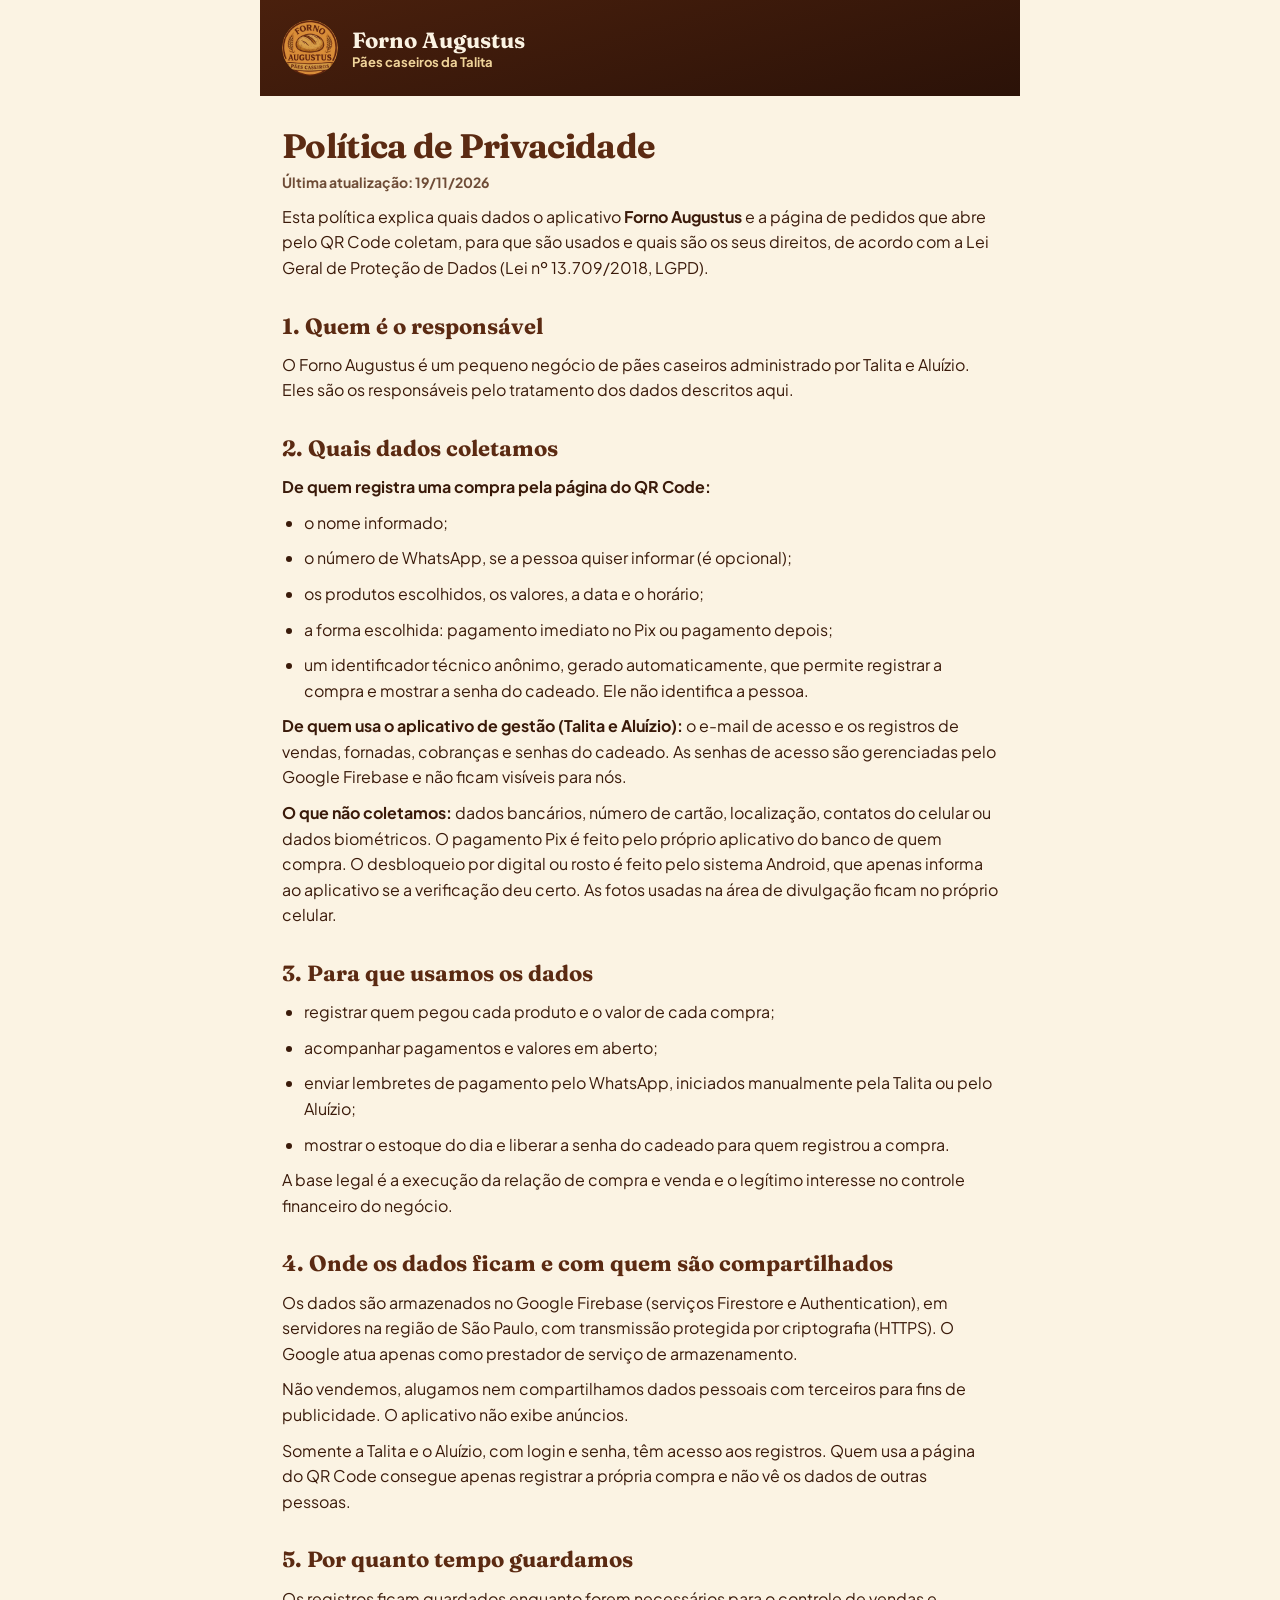
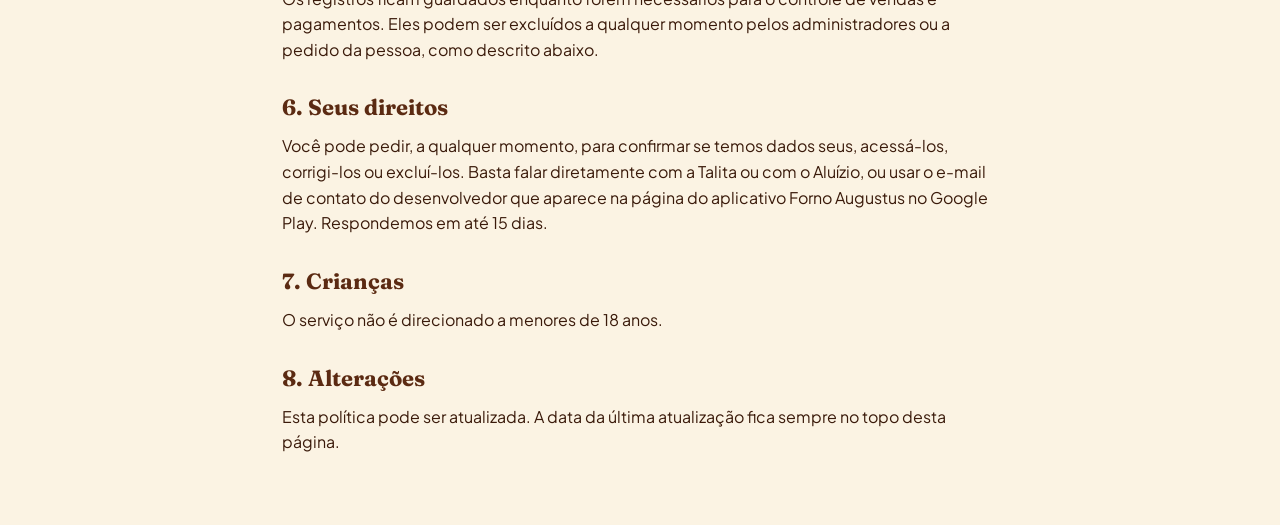
<file: privacidade.html>
<!doctype html>
<html lang="pt-BR">
<head>
<meta charset="utf-8">
<meta name="viewport" content="width=device-width, initial-scale=1">
<meta name="theme-color" content="#2B1208">
<title>Política de Privacidade · Forno Augustus</title>
<link rel="icon" href="img/icon-192.png">
<link rel="stylesheet" href="app.css">
<style>
body{max-width:760px;margin:0 auto;background:#FBF3E3}
.doc{padding:24px 22px 60px;line-height:1.6;color:#3A1A0A;font-size:16px}
.doc h1{font-family:Display,Georgia,serif;font-size:34px;color:#5B2A12;letter-spacing:-.02em;line-height:1.1;margin:8px 0 6px}
.doc h2{font-family:Display,Georgia,serif;font-size:22px;color:#5B2A12;margin:28px 0 8px}
.doc p,.doc li{margin:0 0 10px}
.doc ul{padding-left:22px;margin:0 0 10px}
.doc .upd{color:#6E4C37;font-weight:700;font-size:14px}
.top{display:flex;align-items:center;gap:14px;padding:20px 22px;background:linear-gradient(165deg,#4A200D,#2B1208);color:#FBF3E3}
.top img{width:56px;height:56px;border-radius:50%}
.top b{font-family:Display,Georgia,serif;font-size:22px}
</style>
</head>
<body>
<header class="top"><img src="img/logo.webp" alt="Forno Augustus"><div><b>Forno Augustus</b><div style="font-size:13px;color:#F0D49A;font-weight:700">Pães caseiros da Talita</div></div></header>
<main class="doc">
<h1>Política de Privacidade</h1>
<p class="upd">Última atualização: 19/11/2026</p>

<p>Esta política explica quais dados o aplicativo <b>Forno Augustus</b> e a página de pedidos que abre pelo QR Code coletam, para que são usados e quais são os seus direitos, de acordo com a Lei Geral de Proteção de Dados (Lei nº 13.709/2018, LGPD).</p>

<h2>1. Quem é o responsável</h2>
<p>O Forno Augustus é um pequeno negócio de pães caseiros administrado por Talita e Aluízio. Eles são os responsáveis pelo tratamento dos dados descritos aqui.</p>

<h2>2. Quais dados coletamos</h2>
<p><b>De quem registra uma compra pela página do QR Code:</b></p>
<ul>
<li>o nome informado;</li>
<li>o número de WhatsApp, se a pessoa quiser informar (é opcional);</li>
<li>os produtos escolhidos, os valores, a data e o horário;</li>
<li>a forma escolhida: pagamento imediato no Pix ou pagamento depois;</li>
<li>um identificador técnico anônimo, gerado automaticamente, que permite registrar a compra e mostrar a senha do cadeado. Ele não identifica a pessoa.</li>
</ul>
<p><b>De quem usa o aplicativo de gestão (Talita e Aluízio):</b> o e-mail de acesso e os registros de vendas, fornadas, cobranças e senhas do cadeado. As senhas de acesso são gerenciadas pelo Google Firebase e não ficam visíveis para nós.</p>
<p><b>O que não coletamos:</b> dados bancários, número de cartão, localização, contatos do celular ou dados biométricos. O pagamento Pix é feito pelo próprio aplicativo do banco de quem compra. O desbloqueio por digital ou rosto é feito pelo sistema Android, que apenas informa ao aplicativo se a verificação deu certo. As fotos usadas na área de divulgação ficam no próprio celular.</p>

<h2>3. Para que usamos os dados</h2>
<ul>
<li>registrar quem pegou cada produto e o valor de cada compra;</li>
<li>acompanhar pagamentos e valores em aberto;</li>
<li>enviar lembretes de pagamento pelo WhatsApp, iniciados manualmente pela Talita ou pelo Aluízio;</li>
<li>mostrar o estoque do dia e liberar a senha do cadeado para quem registrou a compra.</li>
</ul>
<p>A base legal é a execução da relação de compra e venda e o legítimo interesse no controle financeiro do negócio.</p>

<h2>4. Onde os dados ficam e com quem são compartilhados</h2>
<p>Os dados são armazenados no Google Firebase (serviços Firestore e Authentication), em servidores na região de São Paulo, com transmissão protegida por criptografia (HTTPS). O Google atua apenas como prestador de serviço de armazenamento.</p>
<p>Não vendemos, alugamos nem compartilhamos dados pessoais com terceiros para fins de publicidade. O aplicativo não exibe anúncios.</p>
<p>Somente a Talita e o Aluízio, com login e senha, têm acesso aos registros. Quem usa a página do QR Code consegue apenas registrar a própria compra e não vê os dados de outras pessoas.</p>

<h2>5. Por quanto tempo guardamos</h2>
<p>Os registros ficam guardados enquanto forem necessários para o controle de vendas e pagamentos. Eles podem ser excluídos a qualquer momento pelos administradores ou a pedido da pessoa, como descrito abaixo.</p>

<h2>6. Seus direitos</h2>
<p>Você pode pedir, a qualquer momento, para confirmar se temos dados seus, acessá-los, corrigi-los ou excluí-los. Basta falar diretamente com a Talita ou com o Aluízio, ou usar o e-mail de contato do desenvolvedor que aparece na página do aplicativo Forno Augustus no Google Play. Respondemos em até 15 dias.</p>

<h2>7. Crianças</h2>
<p>O serviço não é direcionado a menores de 18 anos.</p>

<h2>8. Alterações</h2>
<p>Esta política pode ser atualizada. A data da última atualização fica sempre no topo desta página.</p>
</main>
</body>
</html>
</file>
<file: app.css>
@font-face{font-family:Display;font-weight:600;font-display:block;src:url(fonts/fraunces-latin-600-normal.woff2) format("woff2")}
@font-face{font-family:Display;font-weight:700;font-display:block;src:url(fonts/fraunces-latin-700-normal.woff2) format("woff2")}
@font-face{font-family:UI;font-weight:400;font-display:block;src:url(fonts/plus-jakarta-sans-latin-400-normal.woff2) format("woff2")}
@font-face{font-family:UI;font-weight:500;font-display:block;src:url(fonts/plus-jakarta-sans-latin-500-normal.woff2) format("woff2")}
@font-face{font-family:UI;font-weight:600;font-display:block;src:url(fonts/plus-jakarta-sans-latin-600-normal.woff2) format("woff2")}
@font-face{font-family:UI;font-weight:700;font-display:block;src:url(fonts/plus-jakarta-sans-latin-700-normal.woff2) format("woff2")}
@font-face{font-family:UI;font-weight:800;font-display:block;src:url(fonts/plus-jakarta-sans-latin-800-normal.woff2) format("woff2")}

:root{
  --oven:#2B1208; --crust:#4A200D; --brown:#5B2A12; --ink:#3A1A0A; --muted:#6E4C37;
  --ember:#E08A3A; --honey:#F2B655; --wheat:#F0D49A; --flour:#FBF3E3; --paper:#FFFBF4;
  --line:#EBDCC2; --paid:#1F7A4A; --paidbg:#E2F2E8; --owe:#A33A1F; --owebg:#FBE4D6;
  --r:20px; --shadow:0 1px 0 rgba(91,42,18,.08),0 8px 24px -12px rgba(91,42,18,.35);
}
*{box-sizing:border-box;-webkit-tap-highlight-color:transparent}
html,body{margin:0;background:var(--flour);color:var(--ink);font-family:UI,system-ui,sans-serif;font-size:16px;-webkit-font-smoothing:antialiased}
body{overscroll-behavior:none}
button,input,select,textarea{font:inherit;color:inherit}
button{cursor:pointer}
.slab{font-family:Display,Georgia,serif}
svg.i{width:22px;height:22px;stroke:currentColor;fill:none;stroke-width:2.2;stroke-linecap:round;stroke-linejoin:round;flex:none}

/* ---------- Hero ---------- */
.hero{position:relative;color:var(--flour);padding:22px 20px 64px;overflow:hidden;
  background:
    radial-gradient(120% 90% at 100% 0%,rgba(242,182,85,.38) 0,rgba(224,138,58,.12) 35%,transparent 60%),
    linear-gradient(165deg,var(--crust) 0%,var(--oven) 75%)}
.hero::before{content:"";position:absolute;inset:0;opacity:.09;pointer-events:none;
  background-image:url("data:image/svg+xml,%3Csvg xmlns='http://www.w3.org/2000/svg' width='64' height='64' viewBox='0 0 64 64'%3E%3Cg fill='none' stroke='%23F0D49A' stroke-width='1.6' stroke-linecap='round'%3E%3Cpath d='M16 50V22'/%3E%3Cpath d='M16 26c-5-1-7-5-7-9 5 1 7 5 7 9zM16 26c5-1 7-5 7-9-5 1-7 5-7 9zM16 34c-5-1-7-5-7-9 5 1 7 5 7 9zM16 34c5-1 7-5 7-9-5 1-7 5-7 9zM16 42c-5-1-7-5-7-9 5 1 7 5 7 9zM16 42c5-1 7-5 7-9-5 1-7 5-7 9z'/%3E%3C/g%3E%3C/svg%3E");
  background-size:64px 64px;transform:rotate(-12deg) scale(1.4)}
.hero > *{position:relative}
.hero-top{display:flex;align-items:center;gap:14px}
.hero-logo{width:64px;height:64px;border-radius:50%;box-shadow:0 0 0 3px rgba(240,212,154,.55),0 10px 30px rgba(242,182,85,.35)}
.hero-hi{font-size:13px;font-weight:700;color:var(--wheat);letter-spacing:.02em}
.hero-name{font-family:Display;font-weight:700;font-size:30px;line-height:1.05}
.hero-gear{margin-left:auto;width:46px;height:46px;border-radius:50%;border:0;background:rgba(251,243,227,.12);color:var(--flour);display:grid;place-items:center}
.hero-title{font-family:Display;font-weight:700;font-size:30px;line-height:1.05;margin-top:22px}
.hero-sub{font-size:14px;color:var(--wheat);margin-top:4px}
.hero-big{display:flex;align-items:flex-end;gap:10px;margin-top:20px}
.hero-big .lbl{font-size:12px;font-weight:800;letter-spacing:.08em;text-transform:uppercase;color:var(--honey)}
.hero-big .val{font-family:Display;font-weight:700;font-size:52px;line-height:.95;color:#FFF6E4}
.hero-row{display:grid;grid-template-columns:repeat(2,minmax(0,1fr));gap:12px;margin-top:16px}
.hero-row .lbl{font-size:12px;color:var(--wheat)}
.hero-row .val{font-family:Display;font-weight:700;font-size:24px}

/* ---------- Layout ---------- */
.page{padding:0 16px 120px;margin-top:-40px;display:flex;flex-direction:column;gap:14px;position:relative}
.card{background:var(--paper);border-radius:var(--r);box-shadow:var(--shadow);padding:16px}
.card h3{margin:0 0 10px;font-size:16px;font-weight:800}
.sec-title{font-weight:800;font-size:17px;margin:8px 4px -2px;display:flex;justify-content:space-between;align-items:baseline}
.sec-title small{font-weight:700;font-size:13px;color:var(--muted)}
.muted{color:var(--muted)}
.row{display:flex;align-items:center;gap:12px}
.grow{flex:1;min-width:0}
.grid2{display:grid;grid-template-columns:repeat(2,minmax(0,1fr));gap:10px}
.grid3{display:grid;grid-template-columns:repeat(3,minmax(0,1fr));gap:8px}

/* progress */
.meter{display:flex;height:14px;border-radius:7px;overflow:hidden;background:#EADBC3}
.meter span{display:block;height:100%}
.legend{display:flex;flex-wrap:wrap;gap:6px 14px;margin-top:10px;font-size:13px;font-weight:700}
.legend i{display:inline-block;width:10px;height:10px;border-radius:3px;margin-right:6px;vertical-align:-1px}

/* buttons */
.btn{white-space:nowrap;height:54px;border-radius:16px;border:0;padding:0 18px;font-weight:800;font-size:16px;display:inline-flex;align-items:center;justify-content:center;gap:8px;transition:transform .08s}
.btn:active{transform:scale(.97)}
.btn-dark{background:var(--brown);color:var(--flour)}
.btn-ember{background:var(--ember);color:var(--oven)}
.btn-line{background:#fff;color:var(--brown);border:2px solid var(--line)}
.btn-green{background:var(--paid);color:#fff}
.btn-ghost{background:transparent;color:var(--brown);text-decoration:underline;height:46px}
.btn-sm{height:44px;font-size:14px;border-radius:12px;padding:0 14px}
.btn-block{width:100%}

/* list rows */
.li{display:flex;align-items:center;gap:12px;padding:12px 0;border-bottom:1px solid #F1E6D2}
.li:last-child{border-bottom:0}
.av{width:42px;height:42px;border-radius:50%;background:var(--wheat);color:var(--brown);display:grid;place-items:center;font-weight:800;font-size:14px;flex:none}
.pill{font-size:12px;font-weight:800;padding:5px 10px;border-radius:10px;white-space:nowrap}
.pill.paid{background:var(--paidbg);color:var(--paid)}
.pill.owe{background:var(--owebg);color:var(--owe)}
.money{font-family:Display;font-weight:700}
.empty{text-align:center;padding:26px 10px;color:var(--muted)}
.empty b{display:block;color:var(--ink);font-size:16px;margin-bottom:4px}

/* KPI tiles */
.kpi{background:var(--paper);border-radius:16px;padding:12px;box-shadow:var(--shadow)}
.kpi .lbl{font-size:12px;color:var(--muted);font-weight:700}
.kpi .val{font-family:Display;font-weight:700;font-size:23px;margin-top:2px}
.kpi.dark{background:var(--brown);color:var(--flour)} .kpi.dark .lbl{color:var(--wheat)}

/* chart */
.bars{display:flex;align-items:flex-end;gap:8px;height:150px;padding-top:6px}
.bar{flex:1;display:flex;flex-direction:column;align-items:center;gap:6px;justify-content:flex-end;height:100%}
.bar b{font-size:11px;color:var(--brown)}
.bar span{display:block;width:100%;border-radius:9px 9px 4px 4px;background:#E7CFA6;min-height:4px}
.bar.top span{background:linear-gradient(180deg,var(--honey),var(--ember))}
.bar em{font-style:normal;font-size:12px;color:var(--muted);font-weight:700}

/* bottom nav */
.nav{position:fixed;left:0;right:0;bottom:0;z-index:20;background:rgba(255,251,244,.96);backdrop-filter:blur(10px);border-top:1px solid var(--line);
  display:grid;grid-template-columns:1fr 1fr 84px 1fr 1fr;align-items:center;height:76px;padding-bottom:6px}
.nav a{display:flex;flex-direction:column;align-items:center;gap:3px;font-size:12px;font-weight:800;color:#9A7A63;text-decoration:none;padding:8px 0;position:relative}
.nav a.on{color:var(--brown)}
.nav a.on::after{content:"";position:absolute;top:0;width:28px;height:3px;border-radius:2px;background:var(--ember)}
.nav .badge{position:absolute;top:2px;left:calc(50% + 6px);background:var(--owe);color:#fff;font-size:10px;font-weight:800;min-width:18px;height:18px;border-radius:9px;display:grid;place-items:center;padding:0 5px}
.fab{justify-self:center;width:66px;height:66px;margin-top:-34px;border-radius:50%;border:4px solid var(--flour);background:linear-gradient(160deg,var(--honey),var(--ember));color:var(--oven);display:grid;place-items:center;box-shadow:0 10px 24px -6px rgba(224,138,58,.75)}
.fab svg{width:30px;height:30px;stroke-width:3}

/* sheet */
.sheet-bg{position:fixed;inset:0;z-index:40;background:rgba(43,18,8,.55);animation:fade .2s}
.sheet{position:fixed;left:0;right:0;bottom:0;z-index:41;max-height:92vh;overflow:auto;background:var(--flour);border-radius:26px 26px 0 0;padding:10px 18px 26px;animation:up .25s cubic-bezier(.2,.8,.2,1)}
.sheet .grab{width:44px;height:5px;border-radius:3px;background:#D9C3A0;margin:4px auto 12px}
.sheet h2{font-family:Display;font-weight:700;font-size:28px;margin:0 0 4px;color:var(--brown)}
.sheet .stack{display:flex;flex-direction:column;gap:12px;margin-top:12px}
@keyframes up{from{transform:translateY(40%);opacity:.4}to{transform:none;opacity:1}}
@keyframes fade{from{opacity:0}}

/* fields */
label.f{display:flex;flex-direction:column;gap:6px;font-weight:800;font-size:14px}
.inp{height:54px;border-radius:14px;border:2px solid var(--line);background:#fff;padding:0 14px;font-size:16px;outline:none;width:100%}
.inp:focus{border-color:var(--ember)}
textarea.inp{height:auto;min-height:110px;padding:12px 14px;line-height:1.4;resize:vertical}
.hint{font-size:12px;color:var(--muted);font-weight:600}

/* product stepper */
.prod{display:flex;align-items:center;gap:12px;background:#fff;border-radius:16px;padding:10px;box-shadow:var(--shadow)}
.ph{width:62px;height:62px;border-radius:12px;background:var(--wheat) center/cover no-repeat;display:grid;place-items:center;color:var(--brown);flex:none}
.step{display:flex;align-items:center;gap:4px}
.step button{width:44px;height:44px;border-radius:50%;border:2px solid var(--line);background:#fff;color:var(--brown);font-size:22px;font-weight:800;display:grid;place-items:center}
.step button.plus{background:var(--brown);border-color:var(--brown);color:var(--flour)}
.step output{width:26px;text-align:center;font-weight:800;font-size:18px}
.totalbar{display:flex;justify-content:space-between;align-items:center;background:var(--oven);color:var(--flour);border-radius:16px;padding:14px 16px}
.totalbar .money{font-size:28px;color:#FFF0D2}

/* chips */
.chips{display:flex;gap:8px;flex-wrap:wrap}
.chip{height:42px;padding:0 16px;border-radius:21px;border:2px solid var(--line);background:#fff;color:var(--brown);font-weight:800;font-size:14px}
.chip.on{background:var(--brown);border-color:var(--brown);color:var(--flour)}

/* toast */
#toast{position:fixed;left:50%;bottom:96px;transform:translate(-50%,20px);opacity:0;z-index:60;background:var(--oven);color:var(--flour);padding:12px 18px;border-radius:14px;font-weight:800;font-size:14px;transition:.25s;pointer-events:none;max-width:88vw;text-align:center}
#toast.show{opacity:1;transform:translate(-50%,0)}

/* login / splash */
.gate{min-height:100vh;display:flex;flex-direction:column;align-items:center;justify-content:center;gap:18px;padding:30px 26px;color:var(--flour);text-align:center;position:relative;overflow:hidden;
  background:radial-gradient(90% 60% at 50% 30%,rgba(242,182,85,.35),transparent 65%),linear-gradient(180deg,var(--crust),var(--oven))}
.gate .glow{width:190px;height:190px;border-radius:50%;box-shadow:0 0 0 6px rgba(240,212,154,.35),0 0 80px 10px rgba(242,182,85,.45);animation:pop .7s cubic-bezier(.2,1.4,.4,1)}
.gate h1{font-family:Display;font-weight:700;font-size:38px;margin:6px 0 0;line-height:1}
.gate p{margin:0;color:var(--wheat);font-weight:700}
.gate .inp{text-align:center;max-width:320px;background:rgba(255,251,244,.96);color:var(--ink)}
.gate .btn{max-width:320px;width:100%}
.who{display:flex;gap:14px;margin-top:6px}
.who button{width:140px;padding:18px 10px;border-radius:22px;border:2px solid rgba(240,212,154,.4);background:rgba(251,243,227,.08);color:var(--flour);display:flex;flex-direction:column;align-items:center;gap:10px;font-weight:800;font-size:17px}
.who .av{width:64px;height:64px;font-size:24px;background:linear-gradient(160deg,var(--honey),var(--ember));color:var(--oven)}
.steam{position:absolute;top:calc(50% - 230px);left:50%;width:120px;height:80px;transform:translateX(-50%);pointer-events:none}
.steam i{position:absolute;bottom:0;width:10px;height:60px;border-radius:10px;background:linear-gradient(transparent,rgba(255,246,228,.35));filter:blur(4px);animation:steam 3s infinite ease-out}
.steam i:nth-child(1){left:30px}.steam i:nth-child(2){left:55px;animation-delay:.8s}.steam i:nth-child(3){left:80px;animation-delay:1.6s}
@keyframes steam{0%{transform:translateY(20px) scaleY(.6);opacity:0}40%{opacity:1}100%{transform:translateY(-30px) scaleY(1.2);opacity:0}}
@keyframes pop{from{transform:scale(.6);opacity:0}}

/* QR */
.qrbox{background:#fff;border-radius:18px;padding:14px;display:flex;flex-direction:column;align-items:center;gap:8px}
.qrbox img,.qrbox svg{width:220px;height:220px}
.code{font-family:monospace;font-size:11px;word-break:break-all;background:#fff;border:1px dashed #C9A774;border-radius:10px;padding:8px;color:var(--muted)}

/* plaquinha */
.plaque{background:var(--flour);border-radius:24px;padding:22px;text-align:center;border:6px solid var(--brown);box-shadow:inset 0 0 0 3px var(--wheat)}
.plaque h2{font-family:Display;font-size:30px;margin:8px 0 2px;color:var(--brown)}
.plaque .plist{display:flex;flex-direction:column;gap:6px;margin:14px 0;text-align:left}
.plaque .plist div{display:flex;justify-content:space-between;font-weight:800;font-size:17px;border-bottom:1px dotted #C9A774;padding-bottom:4px}
.tag{display:inline-block;background:var(--ember);color:var(--oven);font-weight:800;font-size:12px;border-radius:8px;padding:3px 8px;letter-spacing:.04em}

/* tipografia refinada */
.hero-name,.hero-title,.hero-big .val,.gate h1,.sheet h2,.plaque h2{letter-spacing:-0.02em}
.hero-row .val,.kpi .val,.money,.totalbar .money{letter-spacing:-0.01em;font-variant-numeric:lining-nums tabular-nums}
.hero-hi,.hero-sub{letter-spacing:.01em}
.card h3,.sec-title{letter-spacing:-0.01em;font-weight:800}
.btn{letter-spacing:.005em;font-weight:700}
.nav a{font-weight:700;letter-spacing:.01em}

/* ---------- simulação / tela do cliente ---------- */
svg.i.flip{transform:rotate(180deg)}
.simbar{position:sticky;top:0;z-index:30;display:flex;align-items:center;justify-content:space-between;gap:10px;background:#1E3A5F;color:#fff;font-size:13px;font-weight:700;padding:8px 12px 8px 16px}
.simbar span{display:flex;align-items:center;gap:8px}.simbar svg.i{width:18px;height:18px}
.simbar button{height:36px;border-radius:10px;border:0;background:rgba(255,255,255,.18);color:#fff;font-weight:800;padding:0 14px}
.chero{display:flex;align-items:center;gap:14px;padding:22px 20px 26px;color:var(--flour);background:radial-gradient(120% 90% at 100% 0%,rgba(242,182,85,.35),transparent 60%),linear-gradient(165deg,var(--crust),var(--oven))}
.chero img{width:72px;height:72px;border-radius:50%;box-shadow:0 0 0 3px rgba(240,212,154,.5)}
.chero-t{font-family:Display;font-weight:700;font-size:28px;letter-spacing:-.02em;line-height:1.05}
.chero-s{font-size:14px;color:var(--wheat);font-weight:600}
.cpage{padding:18px 16px 120px;display:flex;flex-direction:column;gap:12px}
.ctitle{font-family:Display;font-weight:700;font-size:28px;letter-spacing:-.02em;color:var(--brown);line-height:1.1}
.csub{color:var(--muted);font-weight:600;margin-top:-6px}
.cbar{position:fixed;left:0;right:0;bottom:0;padding:12px 16px 18px;background:rgba(251,243,227,.96);border-top:1px solid var(--line)}
.cbar .btn{justify-content:flex-start;height:58px}
.cback{align-self:flex-start;display:flex;align-items:center;gap:4px;height:44px;border:0;background:transparent;color:var(--brown);font-weight:800;padding:0}
.csteps{margin:0;padding-left:20px;display:flex;flex-direction:column;gap:6px;font-size:15px}
.cok{display:flex;flex-direction:column;align-items:center;gap:12px;padding:24px 0 8px}
.cok-ic{width:88px;height:88px;border-radius:50%;background:var(--paid);color:#fff;display:grid;place-items:center;box-shadow:0 12px 30px -10px rgba(31,122,74,.7);animation:pop .5s cubic-bezier(.2,1.4,.4,1)}
.cok-ic svg.i{width:46px;height:46px;stroke-width:3}
.simnote{display:flex;gap:10px;align-items:center;background:#E3ECF7;color:#1E3A5F;border-radius:14px;padding:12px 14px;font-size:14px;margin-top:6px}
.simcta{display:flex;align-items:center;gap:12px;width:100%;text-align:left;border:2px dashed #C9A774;background:transparent;border-radius:var(--r);padding:14px;color:var(--ink);font-size:13px;line-height:1.35}
.simcta b{font-size:15px}
.simcta-ic{width:44px;height:44px;border-radius:12px;background:var(--brown);color:var(--flour);display:grid;place-items:center;flex:none}
.pill.check{background:#FFF1D6;color:#8A5A00}
.qrtag{display:inline-block;font-size:11px;font-weight:800;color:#1E3A5F;background:#E3ECF7;border-radius:6px;padding:1px 6px}

/* ---------- vinheta de abertura ---------- */
#splash{position:fixed;inset:0;z-index:100;display:flex;flex-direction:column;align-items:center;justify-content:center;gap:10px;overflow:hidden;
  background:linear-gradient(180deg,#3A1A0A 0%,#1C0A04 100%);transition:opacity .55s ease,transform .7s cubic-bezier(.4,0,.2,1)}
#splash.out{opacity:0;transform:scale(1.08);pointer-events:none}
.sp-glow{position:absolute;width:520px;height:520px;border-radius:50%;top:50%;left:50%;margin:-330px 0 0 -260px;
  background:radial-gradient(circle,rgba(242,182,85,.55) 0%,rgba(224,138,58,.18) 38%,transparent 66%);opacity:0;animation:spGlow 2.6s ease-out .15s forwards}
.sp-rays{position:absolute;width:760px;height:760px;top:50%;left:50%;margin:-450px 0 0 -380px;opacity:0;
  background:repeating-conic-gradient(from 0deg,rgba(240,212,154,.10) 0deg 6deg,transparent 6deg 18deg);
  -webkit-mask:radial-gradient(circle,#000 18%,transparent 62%);mask:radial-gradient(circle,#000 18%,transparent 62%);
  animation:spRaysIn .9s ease-out .35s forwards,spSpin 18s linear infinite}
.sp-logo-wrap{position:relative;width:200px;height:200px;margin-top:-40px}
.sp-ring{position:absolute;inset:-14px;border-radius:50%;border:2px solid rgba(240,212,154,.0);animation:spRing 1.4s cubic-bezier(.2,.8,.2,1) .55s forwards}
.sp-logo{position:absolute;inset:0;border-radius:50%;overflow:hidden;opacity:0;transform:scale(.35) rotate(-25deg);filter:blur(8px);
  box-shadow:0 0 0 4px rgba(240,212,154,.5),0 18px 60px rgba(242,182,85,.45);animation:spPop .95s cubic-bezier(.18,1.35,.4,1) .2s forwards}
.sp-logo img{width:100%;height:100%;display:block}
.sp-shine{position:absolute;inset:0;background:linear-gradient(115deg,transparent 30%,rgba(255,250,235,.75) 48%,transparent 62%);transform:translateX(-120%);animation:spShine 1s ease-in-out 1.15s forwards}
.sp-steam{position:absolute;left:50%;top:-58px;width:120px;height:70px;margin-left:-60px;opacity:0;animation:spFade .6s ease 1.2s forwards}
.sp-steam i{position:absolute;bottom:0;width:9px;height:56px;border-radius:9px;background:linear-gradient(transparent,rgba(255,246,228,.45));filter:blur(4px);animation:steam 2.6s infinite ease-out}
.sp-steam i:nth-child(1){left:32px}.sp-steam i:nth-child(2){left:56px;animation-delay:.7s}.sp-steam i:nth-child(3){left:80px;animation-delay:1.4s}
.sp-title{margin-top:26px;font-family:Display,Georgia,serif;font-weight:700;font-size:40px;letter-spacing:-.02em;color:#FFF3DC}
.sp-title span{display:inline-block;opacity:0;transform:translateY(18px);animation:spUp .6s cubic-bezier(.2,.8,.2,1) forwards}
.sp-title span:nth-child(1){animation-delay:.85s}.sp-title span:nth-child(2){animation-delay:1s}
.sp-sub{font-family:UI,sans-serif;font-weight:700;font-size:13px;letter-spacing:.32em;text-transform:uppercase;color:var(--honey);opacity:0;animation:spUp .6s ease 1.2s forwards}
.sp-crumbs i{position:absolute;width:6px;height:6px;border-radius:50%;background:#F0D49A;opacity:0;top:50%;left:50%;animation:spCrumb 1.3s cubic-bezier(.2,.8,.3,1) .55s forwards}
.sp-crumbs i:nth-child(1){--x:-130px;--y:-170px}.sp-crumbs i:nth-child(2){--x:140px;--y:-150px}.sp-crumbs i:nth-child(3){--x:-170px;--y:-20px}
.sp-crumbs i:nth-child(4){--x:175px;--y:-40px}.sp-crumbs i:nth-child(5){--x:-110px;--y:90px}.sp-crumbs i:nth-child(6){--x:120px;--y:100px}
.sp-crumbs i:nth-child(7){--x:-40px;--y:-210px;width:4px;height:4px}.sp-crumbs i:nth-child(8){--x:50px;--y:150px;width:4px;height:4px}
@keyframes spPop{60%{filter:blur(0)}to{opacity:1;transform:none;filter:none}}
@keyframes spGlow{40%{opacity:1}to{opacity:.75}}
@keyframes spRaysIn{to{opacity:1}}
@keyframes spSpin{to{transform:rotate(360deg)}}
@keyframes spRing{0%{transform:scale(.6);border-color:rgba(240,212,154,.8)}to{transform:scale(1.45);border-color:rgba(240,212,154,0)}}
@keyframes spShine{to{transform:translateX(120%)}}
@keyframes spUp{to{opacity:1;transform:none}}
@keyframes spFade{to{opacity:1}}
@keyframes spCrumb{0%{opacity:0;transform:translate(-50%,-50%) scale(.4)}25%{opacity:1}to{opacity:0;transform:translate(calc(-50% + var(--x)),calc(-50% + var(--y) - 60px)) scale(1)}}

/* ---------- tela cheia (borda a borda) ---------- */
:root{--sat:env(safe-area-inset-top,0px);--sab:env(safe-area-inset-bottom,0px)}
.hero{padding-top:calc(22px + var(--sat))}
.gate{padding-top:calc(30px + var(--sat));padding-bottom:calc(30px + var(--sab))}
.page{padding-bottom:calc(120px + var(--sab))}
.nav{height:calc(76px + var(--sab));padding-bottom:calc(6px + var(--sab))}
.sheet{max-height:calc(100vh - var(--sat) - 16px);padding-bottom:calc(26px + var(--sab))}
#toast{bottom:calc(96px + var(--sab))}
.simbar{padding-top:calc(8px + var(--sat))}
.cpage{padding-bottom:calc(120px + var(--sab))}
.cbar{padding-bottom:calc(18px + var(--sab))}

/* ---------- estoque ---------- */
.prod.off{opacity:.5;filter:grayscale(1);box-shadow:none;background:#F3ECE0}
.soldout{display:inline-block;margin-top:4px;font-size:12px;font-weight:800;color:#6B6B6B;background:#E4E0DA;border-radius:8px;padding:3px 8px}
.left{display:inline-block;margin-top:4px;font-size:12px;font-weight:800;color:var(--paid);background:var(--paidbg);border-radius:8px;padding:3px 8px}
.step button[disabled]{opacity:.35}

/* ---------- senha do cadeado ---------- */
.lockcode{display:flex;gap:6px;margin-top:6px}
.lockcode span{width:38px;height:48px;border-radius:10px;background:var(--oven);color:#FFF3DC;display:grid;place-items:center;font-family:Display,Georgia,serif;font-weight:700;font-size:28px;font-variant-numeric:lining-nums tabular-nums}
.lockcode.big{justify-content:center;gap:10px;margin-top:10px}
.lockcode.big span{width:58px;height:72px;font-size:44px;border-radius:14px;box-shadow:0 8px 20px -10px rgba(43,18,8,.6)}
.lockcard{cursor:pointer}
.lockwarn{display:flex;gap:10px;align-items:flex-start;margin-top:12px;background:#FFF1D6;color:#7A4E00;border-radius:12px;padding:10px 12px;font-size:13px;font-weight:600}
.lockwarn svg.i{width:18px;height:18px;flex:none;margin-top:1px}

/* ---------- v0.7: menu, diálogo, desfazer ---------- */
.menugroup{background:var(--paper);border-radius:var(--r);box-shadow:var(--shadow);overflow:hidden}
.menuitem{display:flex;align-items:center;gap:14px;width:100%;text-align:left;border:0;background:transparent;padding:14px 16px;color:var(--ink);border-bottom:1px solid #F1E6D2}
.menugroup .menuitem:last-child{border-bottom:0}
.page > .menuitem{background:var(--paper);border-radius:var(--r);box-shadow:var(--shadow)}
.menuitem b{display:block;font-size:16px;font-weight:800}
.menuitem small{display:block;font-size:13px;color:var(--muted);font-weight:600;margin-top:1px}
.menuitem > svg.i{color:#B79B82;width:20px;height:20px}
.menu-ic{width:44px;height:44px;border-radius:13px;background:var(--flour);color:var(--brown);display:grid;place-items:center;flex:none;border:1px solid var(--line)}
.backlink{display:inline-flex;align-items:center;gap:2px;align-self:flex-start;height:40px;padding:0 14px 0 8px;border-radius:20px;border:0;background:var(--paper);color:var(--brown);font-weight:800;font-size:14px;box-shadow:var(--shadow)}
.backlink svg.i{width:18px;height:18px}
.iconbtn{width:42px;height:42px;border-radius:12px;border:1px solid var(--line);background:#fff;display:grid;place-items:center;flex:none;color:var(--brown)}
.iconbtn svg.i{width:19px;height:19px}
.iconbtn.ok{color:var(--paid)}
.iconbtn.del{color:var(--owe)}
.hint svg.i{width:14px;height:14px;vertical-align:-2px}
.btn-danger{background:var(--owe);color:#fff}
.btn-ghost.danger{color:var(--owe)}
#dialog-root .dlg-bg{position:fixed;inset:0;z-index:70;background:rgba(43,18,8,.55);animation:fade .15s}
#dialog-root .dlg{position:fixed;left:20px;right:20px;top:50%;transform:translateY(-50%);z-index:71;background:var(--flour);border-radius:24px;padding:22px 20px 18px;box-shadow:0 30px 60px -20px rgba(0,0,0,.6);animation:pop .25s cubic-bezier(.2,1.2,.4,1)}
#dialog-root .dlg h3{font-family:Display,Georgia,serif;font-size:23px;color:var(--brown);letter-spacing:-.01em;margin:0 0 8px}
#dialog-root .dlg p{font-size:15px;color:var(--muted);line-height:1.45;margin:0 0 18px}
#undo{position:fixed;left:16px;right:16px;bottom:calc(92px + var(--sab));z-index:65;display:flex;align-items:center;gap:12px;background:var(--oven);color:var(--flour);border-radius:16px;padding:12px 12px 12px 18px;font-weight:700;font-size:14px;box-shadow:0 16px 30px -12px rgba(0,0,0,.6);transform:translateY(20px);opacity:0;pointer-events:none;transition:.25s}
#undo.show{transform:none;opacity:1;pointer-events:auto}
#undo span{flex:1}
#undo button{height:40px;padding:0 16px;border-radius:12px;border:0;background:var(--ember);color:var(--oven);font-weight:800}
.cardhead{display:flex;justify-content:space-between;align-items:baseline;padding:12px 0 6px;border-bottom:1px solid #F1E6D2}
.cardhead h3{margin:0;font-size:16px;font-weight:800}
.cardhead span{font-size:13px;font-weight:700;color:var(--muted)}
svg.i.chev{width:18px;height:18px;color:#B79B82;margin-left:-4px}
</file>
